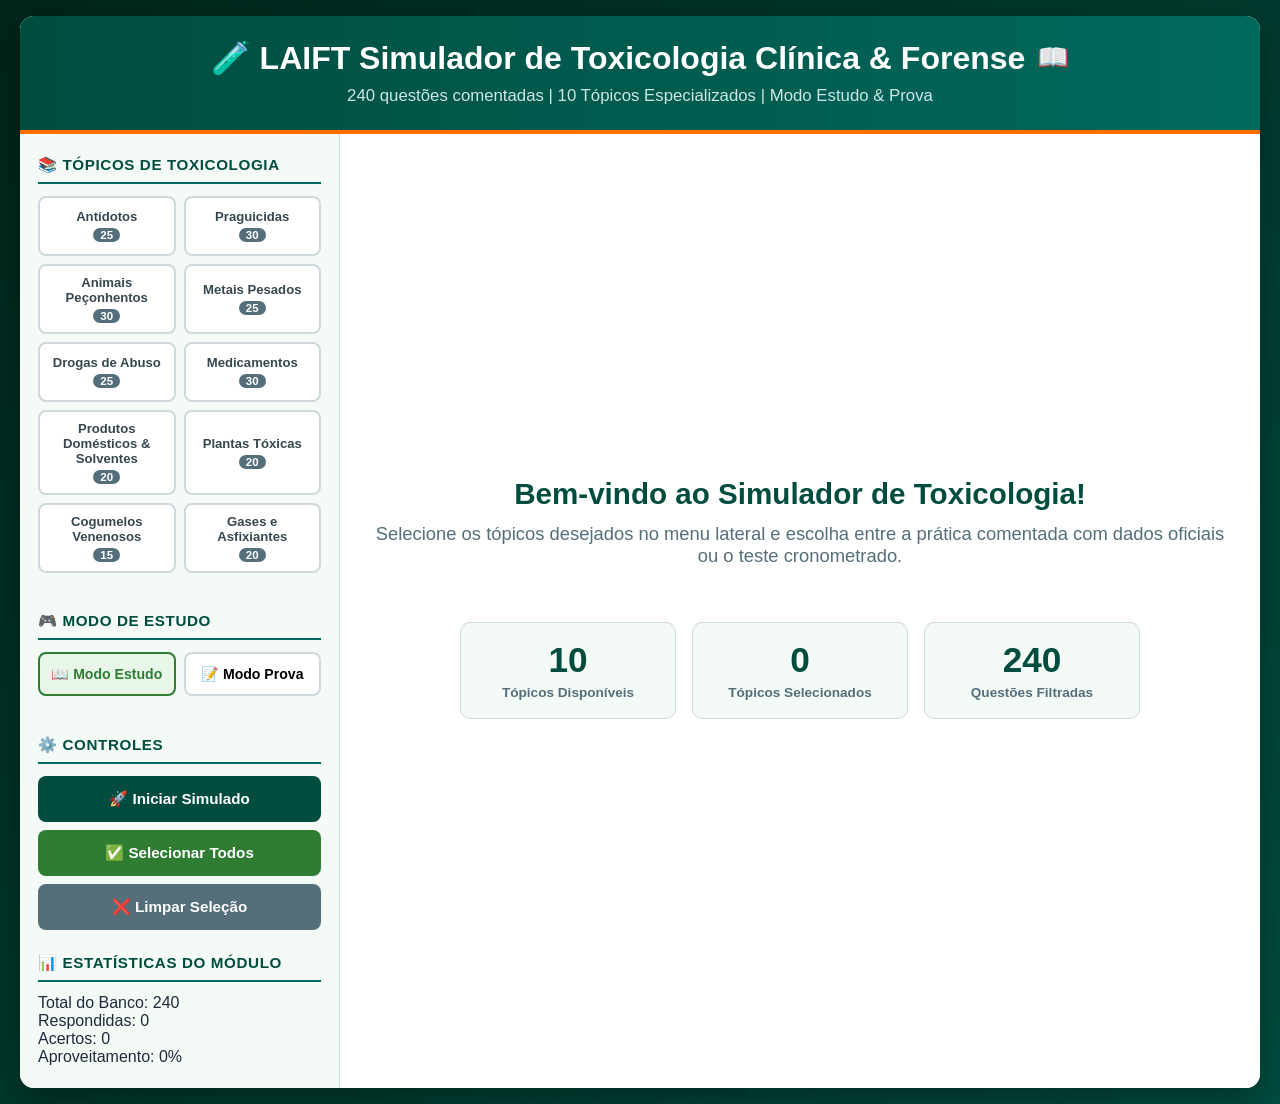
<file: toxicologia/index.html>
<!DOCTYPE html>
<html lang="pt-BR">
<head>
    <meta charset="UTF-8">
    <meta name="viewport" content="width=device-width, initial-scale=1.0">
    <title>🧪 LAIFT — Simulador de Toxicologia Clínica & Forense</title>
    <link rel="stylesheet" href="style.css">
</head>
<body>
    <div class="container">
        <header>
            <h1>🧪 LAIFT Simulador de Toxicologia Clínica & Forense <span id="infoBtn" title="Como funciona?">📖</span></h1>
            <div class="subtitle">240 questões comentadas | 10 Tópicos Especializados | Modo Estudo & Prova</div>
        </header>
        
        <div id="mainInterface">
            <aside class="sidebar">
                <div class="section">
                    <h3>📚 TÓPICOS DE TOXICOLOGIA</h3>
                    <div class="topics-grid" id="topicsGrid"></div>
                </div>
                <div class="section">
                    <h3>🎮 MODO DE ESTUDO</h3>
                    <div class="mode-selector">
                        <button class="mode-btn active" data-mode="study">📖 Modo Estudo</button>
                        <button class="mode-btn warning" data-mode="exam">📝 Modo Prova</button>
                    </div>
                </div>
                <div class="section">
                    <h3>⚙️ CONTROLES</h3>
                    <div class="control-buttons">
                        <button class="control-btn" id="startQuiz">🚀 Iniciar Simulado</button>
                        <button class="control-btn secondary" id="selectAll">✅ Selecionar Todos</button>
                        <button class="control-btn secondary" id="deselectAll">❌ Limpar Seleção</button>
                        <button class="control-btn" id="continueBtn" style="display: none;">↪️ Continuar de Onde Parei</button>
                        <button class="control-btn danger" id="resetProgressBtn" style="display: none;">🔄 Reiniciar Progresso</button>
                    </div>
                </div>
                <div class="section">
                    <h3>📊 ESTATÍSTICAS DO MÓDULO</h3>
                    <div id="stats">
                        <p>Total do Banco: <span id="totalQuestionsStat">240</span></p>
                        <p>Respondidas: <span id="answeredStat">0</span></p>
                        <p>Acertos: <span id="correctStat">0</span></p>
                        <p>Aproveitamento: <span id="progressStat">0%</span></p>
                    </div>
                </div>
            </aside>
            
            <main class="main-content">
                <div id="startScreen">
                    <h2>Bem-vindo ao Simulador de Toxicologia!</h2>
                    <p style="margin-bottom: 30px; font-size: 1.15rem; color: var(--gray);">
                        Selecione os tópicos desejados no menu lateral e escolha entre a prática comentada com dados oficiais ou o teste cronometrado.
                    </p>
                    <div class="stats-grid">
                        <div class="stat-card">
                            <div class="stat-value" id="totalTopics">10</div>
                            <div class="stat-label">Tópicos Disponíveis</div>
                        </div>
                        <div class="stat-card">
                            <div class="stat-value" id="selectedTopics">0</div>
                            <div class="stat-label">Tópicos Selecionados</div>
                        </div>
                        <div class="stat-card">
                            <div class="stat-value" id="totalQs">240</div>
                            <div class="stat-label">Questões Filtradas</div>
                        </div>
                    </div>
                </div>
                
                <div class="quiz-container" id="quizContainer">
                    <div class="quiz-header">
                        <div class="current-topic" id="currentTopic">Toxicologia Geral</div>
                        <div class="timer" id="timer">00:00</div>
                    </div>
                    <div class="progress-container">
                        <div>Questão <span id="currentQuestion">1</span> de <span id="totalQuestions">240</span></div>
                        <div class="progress-bar"><div class="progress" id="progress"></div></div>
                    </div>
                    <div class="question-container">
                        <div class="question-text" id="questionText" aria-live="polite"></div>
                        <div class="options-container" id="optionsContainer"></div>
                        
                        <div class="explanation" id="explanation" aria-live="polite">
                            <div id="apiDataSourceTag" class="api-tag hidden">OpenFDA Live Data</div>
                            <h4>📖 Parecer e Raciocínio Clínico:</h4>
                            <p id="explanationText"></p>
                        </div>
                    </div>
                    <div class="navigation">
                        <button class="nav-btn" id="prevBtn" disabled>← Anterior</button>
                        <button class="nav-btn" id="nextBtn">Próxima →</button>
                        <button class="nav-btn" id="finishBtn">✅ Finalizar</button>
                    </div>
                </div>
                
                <div class="results-container" id="resultsContainer"></div>
            </main>
        </div>
    </div>

    <!-- Modal de Instruções -->
    <div id="instructionsModal" class="modal">
        <div class="modal-content">
            <span class="close-btn" id="closeModal">&times;</span>
            <h2>📖 Guia de Treinamento em Toxicologia</h2>
            <p>O simulador da LAIFT divide-se em dois métodos de capacitação:</p>
            <ul>
                <li><strong>Modo Estudo:</strong> Explicação clínica detalhada e mecanismos toxinológicos exibidos imediatamente após a seleção da alternativa, com consultas integradas a bancos toxicológicos e OpenFDA para fármacos e antídotos.</li>
                <li><strong>Modo Prova:</strong> Simulação com limite de 90 segundos por questão, perguntas com alternativas embaralhadas e feedback global exibido somente após a entrega.</li>
            </ul>
            <p style="margin-top: 15px;"><strong>Atalhos de Teclado:</strong> Use as setas (← e →) para transicionar entre questões e as teclas numéricas (1 a 4) para selecionar as alternativas correspondentes.</p>
        </div>
    </div>

    <div class="signature">LAIFT • DPF :)</div>

    <script src="questions.js"></script>
    <script src="app.js"></script>
</body>
</html>
</file>
<file: toxicologia/style.css>
/* =========================================================
   VARIÁVEIS GLOBAIS E TEMAS — TOXICOLOGIA
========================================================= */
:root {
  --primary: #004d40;
  --secondary: #00695c;
  --primary-light: #e0f2f1;
  --accent: #ff6f00;
  --accent-hover: #e65100;
  --success: #2e7d32;
  --warning: #f57f17;
  --danger: #c62828;
  --light: #f4fbf7;
  --dark: #1e293b;
  --gray: #546e7a;
  --border: #cfd8dc;
}

/* =========================================================
   RESET E BASE RESPONSIVA UNIVERSAL
========================================================= */
* { 
  margin: 0; 
  padding: 0; 
  box-sizing: border-box; 
  font-family: 'Segoe UI', -apple-system, BlinkMacSystemFont, Tahoma, Geneva, Verdana, sans-serif; 
  -webkit-tap-highlight-color: transparent;
}

html {
  width: 100%;
  max-width: 100vw;
  overflow-x: hidden;
  -webkit-text-size-adjust: 100%;
}

body { 
  background: linear-gradient(135deg, #00251a 0%, #004d40 100%); 
  color: var(--dark); 
  min-height: 100vh;
  min-height: 100dvh;
  padding: 16px; 
  position: relative; 
  width: 100%;
  overflow-x: hidden;
  display: flex;
  flex-direction: column;
}

/* Prevenção de auto-zoom em inputs em dispositivos móveis (iOS/Android) */
input, select, textarea, button {
  font-size: 16px;
}

/* =========================================================
   ESTRUTURA PRINCIPAL DO CONTAINER
========================================================= */
.container { 
  max-width: 1240px; 
  width: 100%;
  margin: 0 auto; 
  background: #ffffff; 
  border-radius: 14px; 
  box-shadow: 0 12px 35px rgba(0, 0, 0, 0.35); 
  overflow: hidden; 
  min-height: 84vh; 
  position: relative; 
  z-index: 1;
  display: flex;
  flex-direction: column;
}

/* =========================================================
   CABEÇALHO
========================================================= */
header { 
  background: linear-gradient(to right, var(--primary), var(--secondary)); 
  color: #ffffff; 
  padding: 22px 20px; 
  text-align: center; 
  position: relative; 
  border-bottom: 4px solid var(--accent);
}

header h1 { 
  font-size: clamp(1.4rem, 4vw, 2rem); 
  margin-bottom: 6px; 
  display: flex; 
  align-items: center; 
  justify-content: center; 
  gap: 12px; 
  flex-wrap: wrap;
  line-height: 1.25;
}

header .subtitle { 
  font-size: clamp(0.9rem, 2.5vw, 1.05rem); 
  opacity: 0.92; 
  color: #e0f2f1;
  line-height: 1.4;
}

#infoBtn { 
  cursor: pointer; 
  font-size: 1.6rem; 
  transition: transform 0.25s ease; 
  user-select: none;
}

#infoBtn:hover { 
  transform: scale(1.2) rotate(8deg); 
}

/* =========================================================
   INTERFACE PRINCIPAL & SIDEBAR
========================================================= */
#mainInterface { 
  display: grid; 
  grid-template-columns: 320px 1fr; 
  min-height: 620px; 
  flex: 1;
}

.sidebar { 
  background: var(--light); 
  padding: 22px 18px; 
  border-right: 1px solid var(--border); 
  display: flex;
  flex-direction: column;
}

.section { 
  margin-bottom: 24px; 
}

.section:last-child {
  margin-bottom: 0;
}

.section h3 { 
  color: var(--primary); 
  margin-bottom: 12px; 
  padding-bottom: 8px; 
  border-bottom: 2px solid var(--secondary); 
  font-size: 0.95rem;
  letter-spacing: 0.04em;
}

/* Grade de Tópicos */
.topics-grid { 
  display: grid; 
  grid-template-columns: repeat(2, 1fr); 
  gap: 8px; 
  margin-bottom: 15px; 
}

.topic-btn { 
  padding: 9px 8px; 
  background: #ffffff; 
  border: 2px solid var(--border); 
  border-radius: 8px; 
  cursor: pointer; 
  text-align: center; 
  font-size: 0.82rem; 
  font-weight: 600;
  transition: all 0.2s ease; 
  display: flex; 
  flex-direction: column; 
  align-items: center; 
  justify-content: center;
  gap: 4px; 
  color: #37474f;
  min-height: 60px;
}

.topic-btn:hover { 
  border-color: var(--secondary); 
  background: var(--primary-light); 
}

.topic-btn.active { 
  background: var(--primary); 
  color: #ffffff; 
  border-color: var(--primary); 
}

.topic-count { 
  font-size: 0.72rem; 
  background: var(--gray); 
  color: #ffffff; 
  padding: 1px 7px; 
  border-radius: 10px; 
}

.topic-btn.active .topic-count { 
  background: #ffffff; 
  color: var(--primary); 
  font-weight: bold;
}

button:focus-visible { 
  outline: 3px solid var(--accent); 
  outline-offset: 2px; 
}

/* Seletores de Modo */
.mode-selector { 
  display: flex; 
  gap: 8px; 
  margin-bottom: 16px; 
}

.mode-btn { 
  flex: 1; 
  padding: 10px 8px; 
  border: 2px solid var(--border); 
  border-radius: 8px; 
  background: #ffffff; 
  cursor: pointer; 
  text-align: center; 
  font-weight: 700; 
  font-size: 0.88rem;
  transition: all 0.2s ease; 
  min-height: 44px;
}

.mode-btn.active { 
  border-color: var(--success); 
  background: #e8f5e9; 
  color: var(--success); 
}

.mode-btn.warning.active { 
  border-color: var(--accent); 
  background: #fff8e1; 
  color: var(--accent-hover); 
}

/* Botões de Ação da Sidebar */
.control-buttons { 
  display: flex; 
  flex-direction: column; 
  gap: 8px; 
}

.control-btn { 
  padding: 12px 14px; 
  border: none; 
  border-radius: 8px; 
  background: var(--primary); 
  color: #ffffff; 
  font-weight: 700; 
  cursor: pointer; 
  transition: all 0.2s ease; 
  font-size: 0.95rem; 
  min-height: 46px;
  display: flex;
  align-items: center;
  justify-content: center;
}

.control-btn:hover { 
  background: var(--secondary); 
  transform: translateY(-1px); 
}

.control-btn.secondary { 
  background: var(--gray); 
}

.control-btn.danger {
  background: var(--danger);
}

.control-btn.active-select { 
  background: var(--success); 
} 

.control-btn.active-clear { 
  background: var(--danger); 
}  

/* =========================================================
   CONTEÚDO PRINCIPAL & TELA INICIAL
========================================================= */
.main-content { 
  padding: 24px; 
  display: flex; 
  flex-direction: column; 
  background: #ffffff;
  flex: 1;
}

#startScreen { 
  display: flex; 
  flex-direction: column; 
  justify-content: center; 
  align-items: center; 
  height: 100%; 
  text-align: center; 
  padding: 20px 10px;
  flex: 1;
}

#startScreen h2 { 
  color: var(--primary); 
  margin-bottom: 12px; 
  font-size: clamp(1.4rem, 3.5vw, 1.85rem); 
}

.stats-grid { 
  display: grid; 
  grid-template-columns: repeat(3, 1fr); 
  gap: 16px; 
  margin: 25px 0; 
  width: 100%; 
  max-width: 680px;
}

.stat-card { 
  background: var(--light); 
  padding: 18px 14px; 
  border-radius: 10px; 
  border: 1px solid var(--border);
  text-align: center; 
}

.stat-value { 
  font-size: clamp(1.8rem, 4vw, 2.2rem); 
  font-weight: 800; 
  color: var(--primary); 
  line-height: 1.1;
}

.stat-label { 
  color: var(--gray); 
  font-size: 0.85rem; 
  font-weight: 600; 
  margin-top: 6px; 
}

/* =========================================================
   CONTAINER DO QUIZ E QUESTÕES
========================================================= */
.quiz-container { 
  flex: 1; 
  display: none; 
  flex-direction: column; 
}

.quiz-header { 
  display: flex; 
  justify-content: space-between; 
  align-items: center; 
  margin-bottom: 16px; 
  padding-bottom: 12px; 
  border-bottom: 2px solid #eceff1; 
  gap: 12px;
  flex-wrap: wrap;
}

.current-topic { 
  background: var(--primary); 
  color: #ffffff; 
  padding: 6px 14px; 
  border-radius: 16px; 
  font-weight: 700; 
  font-size: 0.85rem;
}

.timer { 
  background: var(--accent); 
  color: #ffffff; 
  padding: 6px 16px; 
  border-radius: 16px; 
  font-weight: 800; 
  font-size: 1.1rem; 
  min-width: 110px; 
  text-align: center; 
}

.progress-container { 
  margin-bottom: 18px; 
  font-size: 0.9rem; 
  font-weight: 600; 
  color: var(--gray);
}

.progress-bar { 
  height: 8px; 
  background: #cfd8dc; 
  border-radius: 4px; 
  overflow: hidden; 
  margin-top: 8px; 
}

.progress { 
  height: 100%; 
  background: linear-gradient(to right, var(--secondary), #00bfa5); 
  transition: width 0.35s ease; 
}

.question-text { 
  font-size: clamp(1.02rem, 2.2vw, 1.18rem); 
  line-height: 1.6; 
  margin-bottom: 20px; 
  padding: 18px; 
  background: var(--light); 
  border-radius: 10px; 
  border-left: 5px solid var(--secondary); 
  color: #102a43;
  word-break: break-word;
}

.options-container { 
  display: grid; 
  grid-template-columns: 1fr; 
  gap: 10px; 
  margin-bottom: 20px; 
}

.option { 
  padding: 14px 16px; 
  border: 2px solid var(--border); 
  border-radius: 10px; 
  cursor: pointer; 
  transition: all 0.2s ease; 
  font-size: clamp(0.92rem, 2vw, 1rem); 
  display: flex; 
  align-items: center; 
  gap: 12px; 
  background: #ffffff;
  min-height: 52px;
}

.option:hover { 
  background: var(--primary-light); 
  border-color: var(--secondary); 
  transform: translateX(4px); 
}

.option.selected { 
  background: #e0f2f1; 
  border-color: var(--secondary); 
  font-weight: 600; 
}

.option.correct { 
  background: #e8f5e9; 
  border-color: var(--success); 
  color: #1b5e20; 
  font-weight: 600;
}

.option.incorrect { 
  background: #ffebee; 
  border-color: var(--danger); 
  color: #b71c1c; 
}

.option-letter { 
  width: 32px; 
  height: 32px; 
  background: #eceff1; 
  border-radius: 50%; 
  display: flex; 
  align-items: center; 
  justify-content: center; 
  font-weight: 700; 
  flex-shrink: 0; 
  color: #455a64;
  font-size: 0.9rem;
}

.option.selected .option-letter { 
  background: var(--secondary); 
  color: #ffffff; 
}

.option.correct .option-letter { 
  background: var(--success); 
  color: #ffffff; 
}

.option.incorrect .option-letter { 
  background: var(--danger); 
  color: #ffffff; 
}

/* Fundamentação Teórica */
.explanation { 
  margin-top: 15px; 
  padding: 18px; 
  background: #e8f5e9; 
  border-left: 5px solid var(--success); 
  border-radius: 8px; 
  display: none; 
  animation: fadeIn 0.4s ease; 
  line-height: 1.55;
}

.explanation.show { 
  display: block; 
}

.explanation h4 { 
  color: #1b5e20; 
  margin-bottom: 8px; 
  font-size: 1rem;
}

.explanation p {
  line-height: 1.55;
  color: #2e384d;
  font-size: 0.95rem;
}

.api-tag { 
  display: inline-block; 
  padding: 3px 8px; 
  font-size: 0.72rem; 
  font-weight: 800; 
  text-transform: uppercase; 
  border-radius: 4px; 
  color: #ffffff; 
  background: var(--secondary); 
  margin-bottom: 8px;
}

.api-tag.hidden { 
  display: none; 
}

/* Navegação */
.navigation { 
  display: flex; 
  justify-content: space-between; 
  margin-top: auto; 
  padding-top: 16px; 
  border-top: 2px solid #eceff1; 
  gap: 12px;
  flex-wrap: wrap;
}

.nav-btn { 
  padding: 11px 24px; 
  border: none; 
  border-radius: 8px; 
  font-weight: 700; 
  cursor: pointer; 
  font-size: 0.95rem; 
  transition: all 0.2s ease; 
  min-width: 130px; 
  min-height: 44px;
  display: flex;
  align-items: center;
  justify-content: center;
}

#prevBtn { 
  background: var(--gray); 
  color: #ffffff; 
}

#prevBtn:hover:not(:disabled) { 
  background: #37474f; 
}

#nextBtn { 
  background: var(--primary); 
  color: #ffffff; 
}

#nextBtn:hover { 
  background: var(--secondary); 
}

#finishBtn { 
  background: var(--success); 
  color: #ffffff; 
  display: none; 
}

#finishBtn:hover { 
  background: #1b5e20; 
}

.nav-btn:disabled { 
  opacity: 0.45; 
  cursor: not-allowed; 
}

/* =========================================================
   TELA DE RESULTADOS
========================================================= */
.results-container { 
  display: none; 
  padding: 24px 16px; 
  animation: fadeIn 0.5s ease; 
}

.results-container h2 { 
  color: var(--primary); 
  text-align: center; 
  margin-bottom: 20px; 
  font-size: clamp(1.4rem, 3.5vw, 1.9rem); 
}

.score-display { 
  text-align: center; 
  font-size: clamp(2.6rem, 6vw, 3.8rem); 
  font-weight: 800; 
  color: var(--primary); 
  margin: 12px 0; 
  line-height: 1;
}

.score-text { 
  text-align: center; 
  font-size: clamp(1.05rem, 2.5vw, 1.25rem); 
  margin-bottom: 25px; 
  color: #455a64; 
}

.topic-performance { 
  background: var(--light); 
  padding: 18px; 
  border-radius: 10px; 
  border: 1px solid var(--border);
  margin-bottom: 20px;
}

.performance-bar { 
  height: 7px; 
  background: #cfd8dc; 
  border-radius: 4px; 
  margin: 8px 0; 
  overflow: hidden; 
}

.performance-fill { 
  height: 100%; 
  background: var(--primary); 
  transition: width 0.8s ease; 
}

.action-buttons { 
  display: flex; 
  gap: 12px; 
  justify-content: center; 
  margin-top: 25px; 
  flex-wrap: wrap; 
}

.restart-btn { 
  background: var(--accent); 
  color: #ffffff; 
  padding: 12px 28px; 
  font-size: 1rem; 
  font-weight: 700; 
  border: none; 
  border-radius: 8px; 
  cursor: pointer; 
  transition: all 0.2s ease; 
  min-height: 46px;
}

.restart-btn:hover { 
  background: var(--accent-hover); 
  transform: translateY(-1px); 
}

.home-btn { 
  background: var(--secondary); 
  color: #ffffff; 
  padding: 12px 28px; 
  font-size: 1rem; 
  font-weight: 700; 
  border: none; 
  border-radius: 8px; 
  cursor: pointer; 
  transition: all 0.2s ease; 
  min-height: 46px;
}

.home-btn:hover { 
  background: var(--primary); 
  transform: translateY(-1px); 
}

/* =========================================================
   MODAL DE INSTRUÇÕES
========================================================= */
.modal { 
  display: none; 
  position: fixed; 
  z-index: 1000; 
  left: 0; 
  top: 0; 
  width: 100%; 
  height: 100%; 
  background-color: rgba(0, 0, 0, 0.65); 
  align-items: center; 
  justify-content: center; 
  backdrop-filter: blur(4px); 
  padding: 14px;
}

.modal-content { 
  background-color: #ffffff; 
  padding: 28px 22px; 
  border-radius: 12px; 
  max-width: 620px; 
  width: 100%; 
  max-height: 90vh;
  max-height: 90dvh;
  overflow-y: auto;
  position: relative; 
  box-shadow: 0 12px 30px rgba(0, 0, 0, 0.4); 
  animation: fadeIn 0.25s ease; 
}

.close-btn { 
  position: absolute; 
  top: 14px; 
  right: 20px; 
  font-size: 1.6rem; 
  font-weight: bold; 
  cursor: pointer; 
  color: var(--gray); 
  transition: color 0.2s ease; 
  line-height: 1;
}

.close-btn:hover { 
  color: var(--danger); 
}

.modal-content h2 { 
  color: var(--primary); 
  margin-bottom: 14px; 
  border-bottom: 2px solid #eceff1; 
  padding-bottom: 8px;
  font-size: 1.25rem;
}

.modal-content ul { 
  margin-left: 20px; 
  margin-top: 12px; 
}

.modal-content li { 
  margin-bottom: 12px; 
  line-height: 1.5; 
  font-size: 0.95rem;
}

/* =========================================================
   ASSINATURA
========================================================= */
.signature { 
  position: fixed; 
  bottom: 12px; 
  right: 18px; 
  font-size: 0.9rem; 
  color: rgba(255, 255, 255, 0.4); 
  font-weight: 700; 
  pointer-events: none; 
  z-index: 0; 
  font-family: monospace;
}

/* =========================================================
   ANIMAÇÕES
========================================================= */
@keyframes fadeIn { 
  from { opacity: 0; transform: translateY(14px); } 
  to { opacity: 1; transform: translateY(0); } 
}

@keyframes pulse { 
  0% { transform: scale(1); } 
  50% { transform: scale(1.04); } 
  100% { transform: scale(1); } 
}

/* =========================================================
   BREAKPOINTS RESPONSIVOS
========================================================= */
@media (max-width: 900px) { 
  body {
    padding: 8px;
  }

  #mainInterface { 
    grid-template-columns: 1fr; 
  } 

  .sidebar { 
    border-right: none; 
    border-bottom: 1px solid var(--border); 
    padding: 18px 14px;
  } 

  .main-content {
    padding: 18px 14px;
  }
}

@media (max-width: 600px) { 
  body {
    padding: 4px;
  }

  .container {
    border-radius: 10px;
    min-height: 90vh;
  }

  header {
    padding: 16px 12px;
  }

  .topics-grid { 
    grid-template-columns: repeat(2, 1fr); 
    gap: 6px;
  } 

  .topic-btn {
    font-size: 0.78rem;
    padding: 8px 4px;
    min-height: 54px;
  }

  .stats-grid { 
    grid-template-columns: 1fr; 
    gap: 10px;
  } 

  .stat-card {
    padding: 14px;
  }

  .mode-selector { 
    flex-direction: column; 
    gap: 6px;
  } 

  .navigation { 
    flex-direction: column-reverse; 
    gap: 10px;
  } 

  .nav-btn { 
    width: 100%; 
    min-width: unset;
  } 

  .action-buttons {
    flex-direction: column;
    width: 100%;
  }

  .restart-btn,
  .home-btn {
    width: 100%;
    padding: 12px;
  }

  .option {
    padding: 12px 14px;
    font-size: 0.92rem;
    gap: 10px;
  }

  .option:hover {
    transform: none; /* Desativa deslocamento lateral em telas touch */
  }

  .modal-content {
    padding: 20px 16px;
  }
}

@media (max-width: 380px) {
  .topics-grid {
    grid-template-columns: 1fr;
  }

  .quiz-header {
    flex-direction: column;
    align-items: stretch;
    text-align: center;
  }

  .current-topic,
  .timer {
    width: 100%;
  }
}

/* Telas Ultrawide / TV (> 1600px) */
@media (min-width: 1600px) {
  .container {
    max-width: 1440px;
  }

  #mainInterface {
    grid-template-columns: 380px 1fr;
    min-height: 750px;
  }

  .question-text {
    font-size: 1.35rem;
    padding: 24px;
  }

  .option {
    font-size: 1.12rem;
    padding: 18px;
  }
}
</file>
